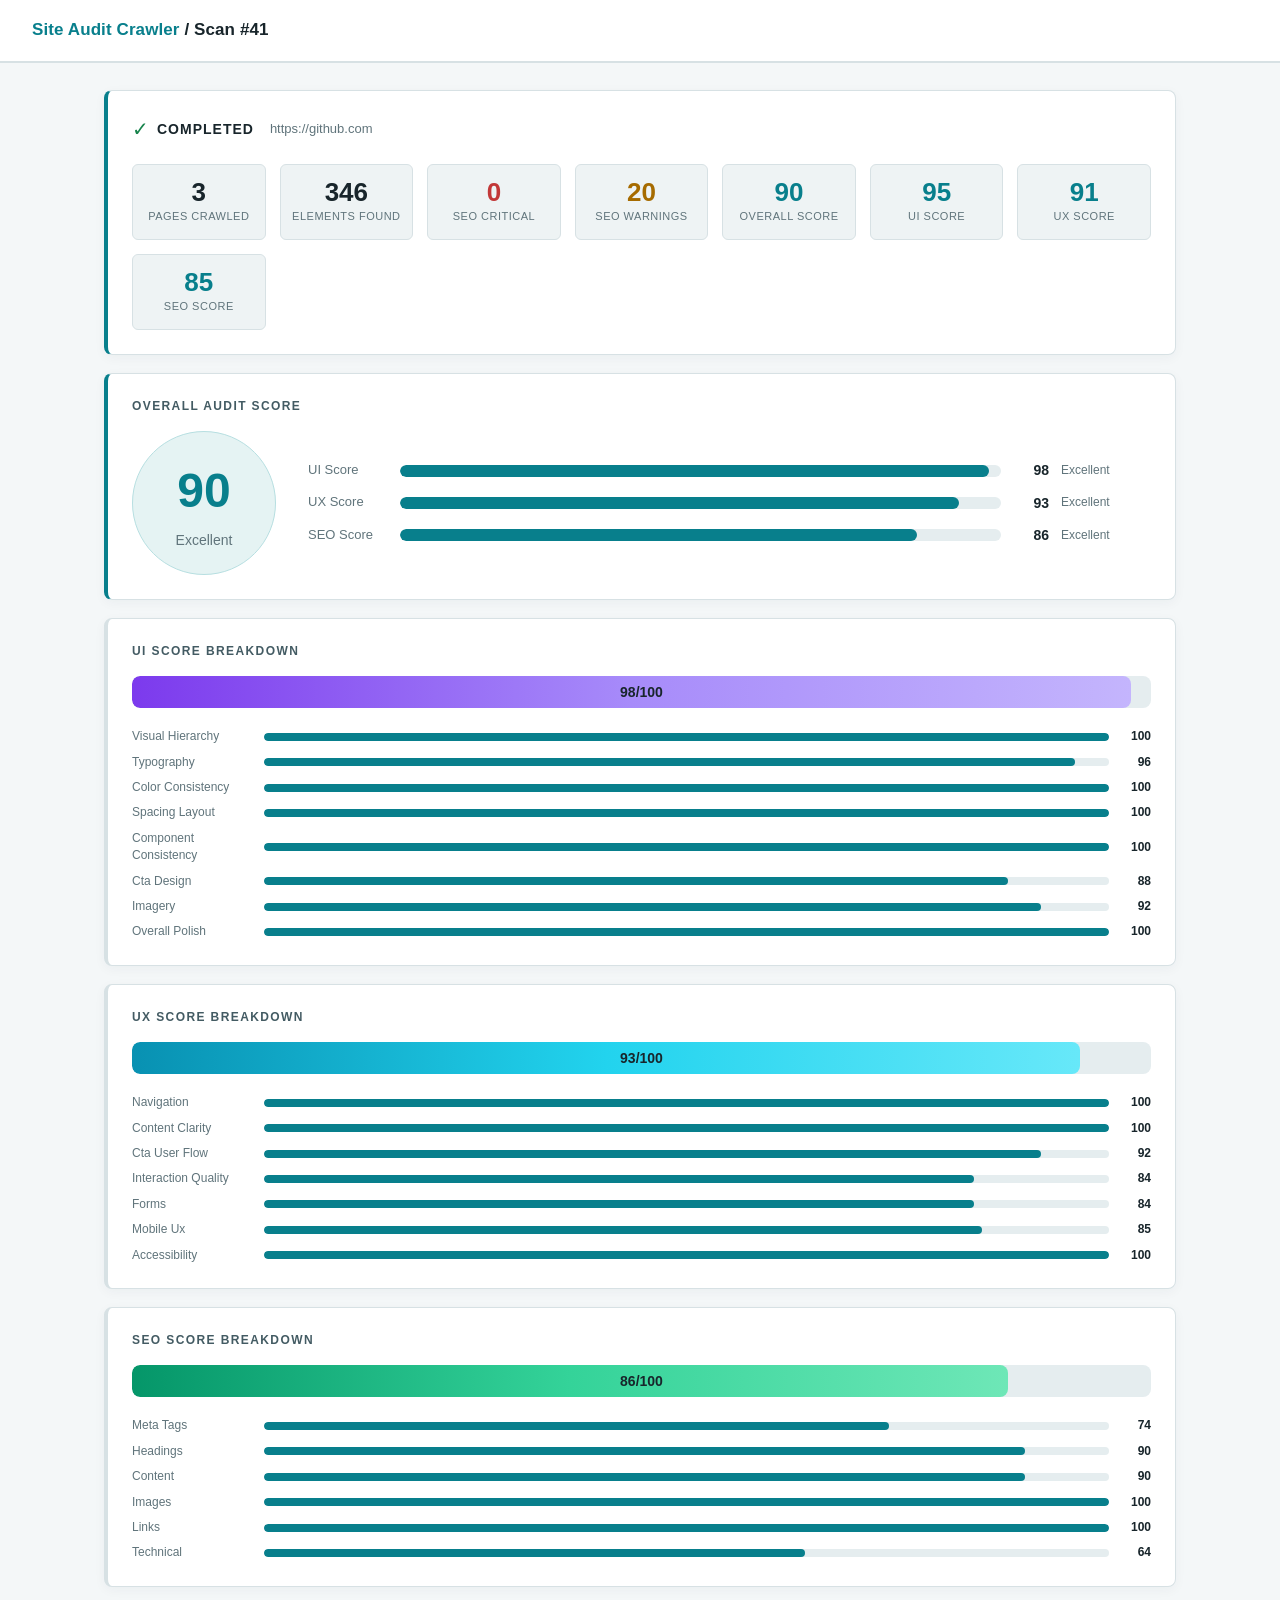
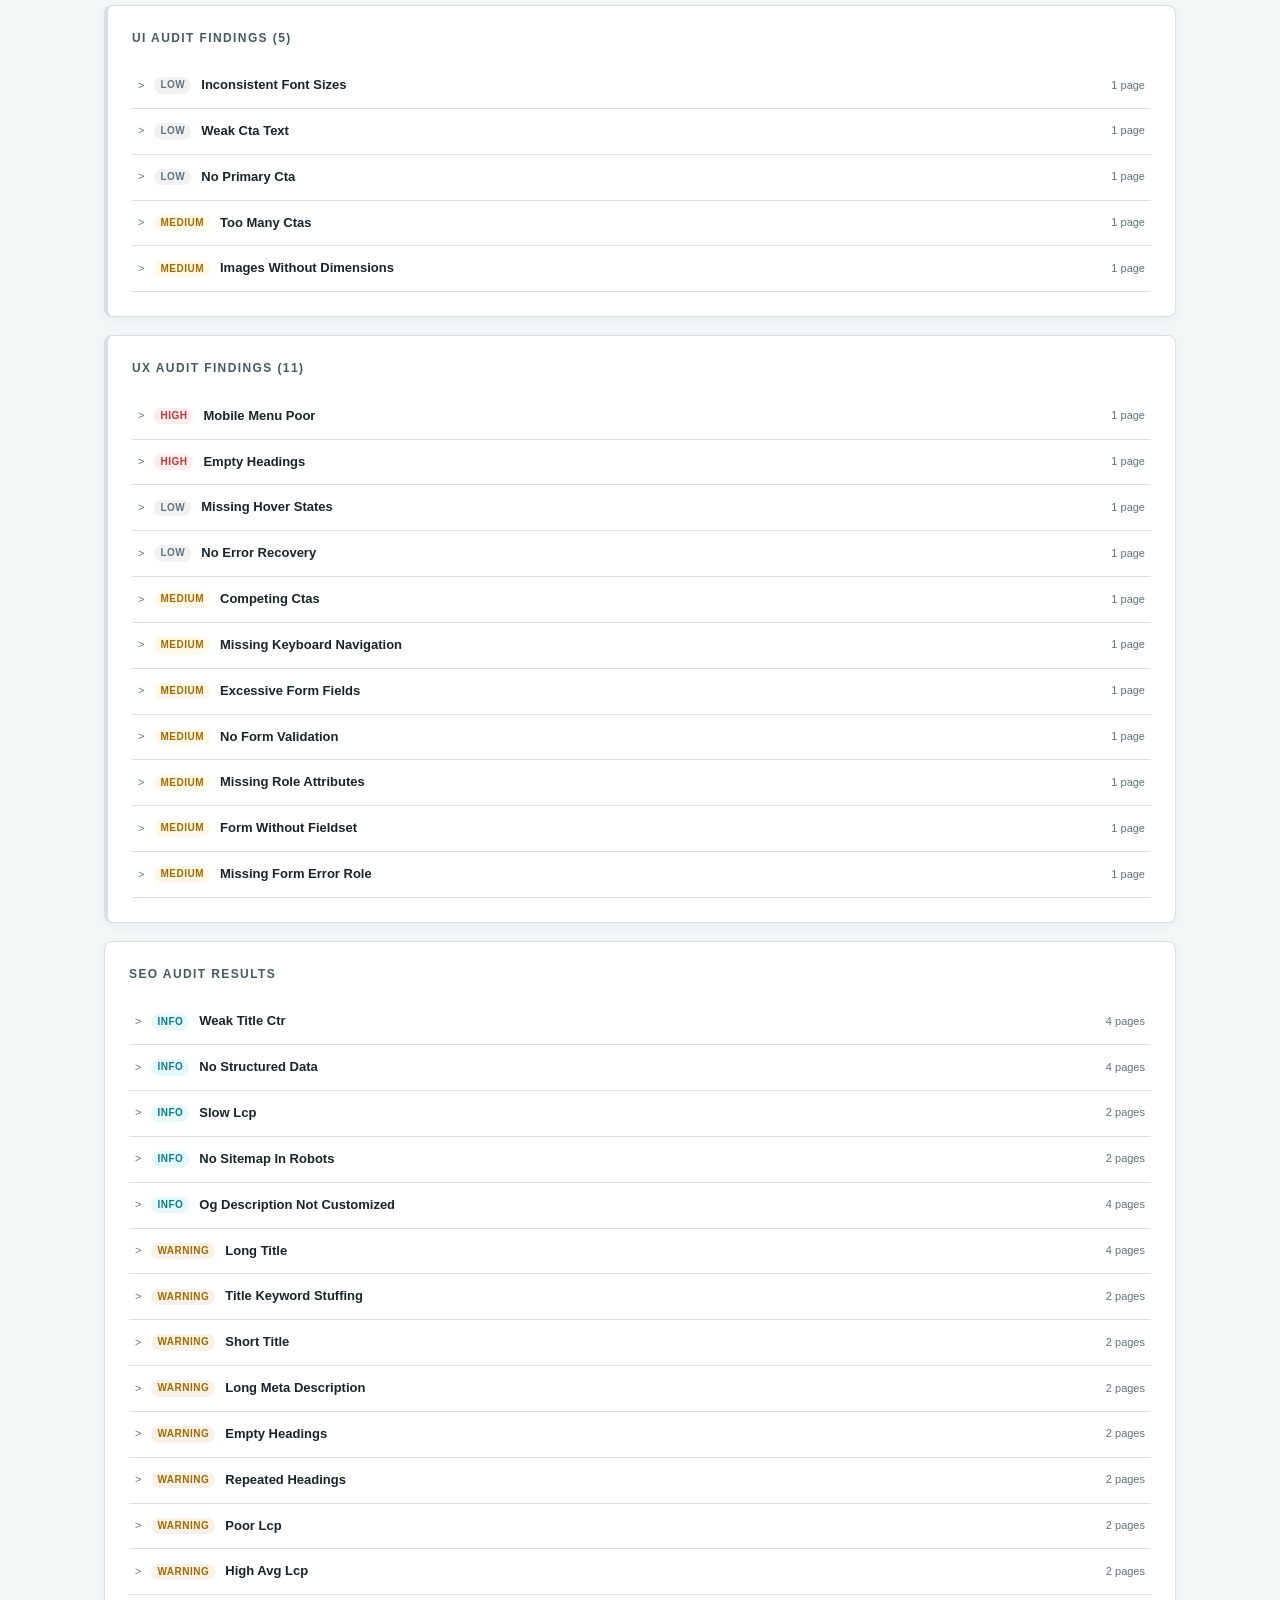
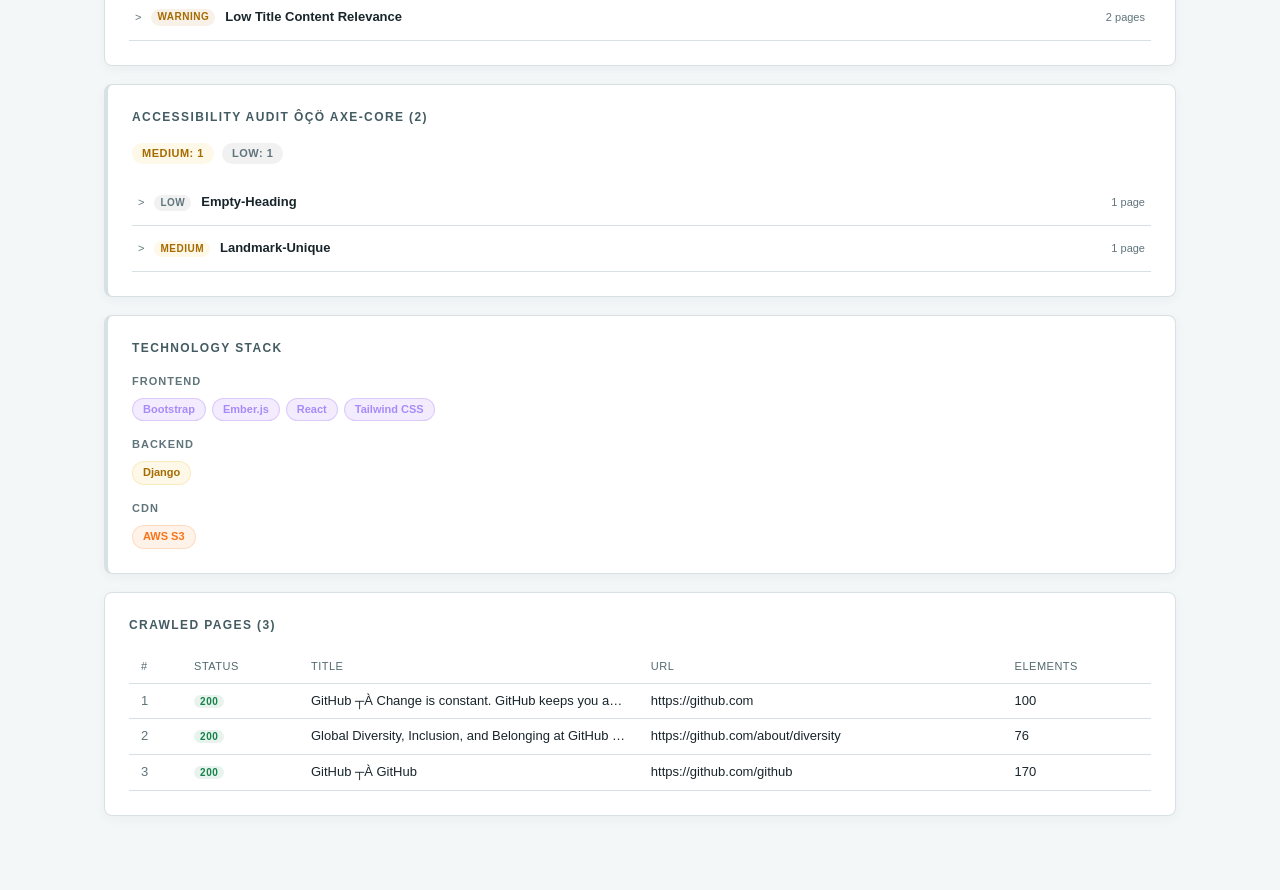
<file: test_output.html>
﻿<!DOCTYPE html>
<html lang="en">
<head>
  <meta charset="UTF-8">
  <meta name="viewport" content="width=device-width, initial-scale=1.0">
  <title>Scan #41 ÔÇö https://github.com</title>
  <link rel="stylesheet" href="/static/style.css">
</head>
<body>
  <div class="header">
    <h1><a href="/">Site Audit Crawler</a> / Scan #41</h1>
  </div>
  <div class="container">

    <!-- STATUS BOX -->
    <div class="card status-card">
      <div class="status-row">
        <div class="status-big">
          
          <span class="status-icon status-ok">&#10003;</span>
          
          <span class="status-label">COMPLETED</span>
        </div>
        <div class="status-url">https://github.com</div>
      </div>
      <div class="stats-grid">
        <div class="stat">
          <div class="stat-num" id="stat-pages">3</div>
          <div class="stat-label">Pages Crawled</div>
        </div>
        <div class="stat">
          <div class="stat-num" id="stat-elements">346</div>
          <div class="stat-label">Elements Found</div>
        </div>
        
        <div class="stat">
          <div class="stat-num stat-critical">0</div>
          <div class="stat-label">SEO Critical</div>
        </div>
        <div class="stat">
          <div class="stat-num stat-warning">20</div>
          <div class="stat-label">SEO Warnings</div>
        </div>
        
        
        <div class="stat stat-score-overall">
          <div class="stat-num stat-overall">90</div>
          <div class="stat-label">Overall Score</div>
        </div>
        <div class="stat stat-score-ui">
          <div class="stat-num stat-ui">95</div>
          <div class="stat-label">UI Score</div>
        </div>
        <div class="stat stat-score-ux">
          <div class="stat-num stat-ux">91</div>
          <div class="stat-label">UX Score</div>
        </div>
        <div class="stat stat-score-seo">
          <div class="stat-num stat-seo">85</div>
          <div class="stat-label">SEO Score</div>
        </div>
        
      </div>
      
    </div>

    <!-- LIVE PROGRESS (only during running) -->
    

    <!-- OVERALL SCORE (after completed) -->
    
    <div class="card overall-score-card">
      <h2>Overall Audit Score</h2>
      <div class="overall-score-row">
        <div class="overall-score-circle">
          <span class="overall-score-num">90</span>
          <span class="overall-score-grade">Excellent</span>
        </div>
        <div class="overall-breakdown">
          <div class="breakdown-row">
            <span class="breakdown-label">UI Score</span>
            <div class="breakdown-bar-bg"><div class="breakdown-bar bar-ui" style="width:98%"></div></div>
            <span class="breakdown-val">98</span>
            <span class="breakdown-grade">Excellent</span>
          </div>
          <div class="breakdown-row">
            <span class="breakdown-label">UX Score</span>
            <div class="breakdown-bar-bg"><div class="breakdown-bar bar-ux" style="width:93%"></div></div>
            <span class="breakdown-val">93</span>
            <span class="breakdown-grade">Excellent</span>
          </div>
          <div class="breakdown-row">
            <span class="breakdown-label">SEO Score</span>
            <div class="breakdown-bar-bg"><div class="breakdown-bar bar-seo" style="width:86%"></div></div>
            <span class="breakdown-val">86</span>
            <span class="breakdown-grade">Excellent</span>
          </div>
        </div>
      </div>
    </div>
    

    <!-- UI SCORE BREAKDOWN -->
    
    <div class="card ui-score-card">
      <h2>UI Score Breakdown</h2>
      <div class="ux-score-bar-container">
        <div class="ux-score-bar bar-ui-bg" style="width:98%"></div>
        <span class="ux-score-text">98/100</span>
      </div>
      <div class="ux-category-scores">
        
        <div class="ux-cat-row">
          <span class="ux-cat-name">Visual Hierarchy</span>
          <div class="ux-cat-bar-bg"><div class="ux-cat-bar bar-ui" style="width:100%"></div></div>
          <span class="ux-cat-score">100</span>
        </div>
        
        <div class="ux-cat-row">
          <span class="ux-cat-name">Typography</span>
          <div class="ux-cat-bar-bg"><div class="ux-cat-bar bar-ui" style="width:96%"></div></div>
          <span class="ux-cat-score">96</span>
        </div>
        
        <div class="ux-cat-row">
          <span class="ux-cat-name">Color Consistency</span>
          <div class="ux-cat-bar-bg"><div class="ux-cat-bar bar-ui" style="width:100%"></div></div>
          <span class="ux-cat-score">100</span>
        </div>
        
        <div class="ux-cat-row">
          <span class="ux-cat-name">Spacing Layout</span>
          <div class="ux-cat-bar-bg"><div class="ux-cat-bar bar-ui" style="width:100%"></div></div>
          <span class="ux-cat-score">100</span>
        </div>
        
        <div class="ux-cat-row">
          <span class="ux-cat-name">Component Consistency</span>
          <div class="ux-cat-bar-bg"><div class="ux-cat-bar bar-ui" style="width:100%"></div></div>
          <span class="ux-cat-score">100</span>
        </div>
        
        <div class="ux-cat-row">
          <span class="ux-cat-name">Cta Design</span>
          <div class="ux-cat-bar-bg"><div class="ux-cat-bar bar-ui" style="width:88%"></div></div>
          <span class="ux-cat-score">88</span>
        </div>
        
        <div class="ux-cat-row">
          <span class="ux-cat-name">Imagery</span>
          <div class="ux-cat-bar-bg"><div class="ux-cat-bar bar-ui" style="width:92%"></div></div>
          <span class="ux-cat-score">92</span>
        </div>
        
        <div class="ux-cat-row">
          <span class="ux-cat-name">Overall Polish</span>
          <div class="ux-cat-bar-bg"><div class="ux-cat-bar bar-ui" style="width:100%"></div></div>
          <span class="ux-cat-score">100</span>
        </div>
        
      </div>
    </div>
    

    <!-- UX SCORE BREAKDOWN -->
    
    <div class="card ux-score-card">
      <h2>UX Score Breakdown</h2>
      <div class="ux-score-bar-container">
        <div class="ux-score-bar bar-ux-bg" style="width:93%"></div>
        <span class="ux-score-text">93/100</span>
      </div>
      <div class="ux-category-scores">
        
        <div class="ux-cat-row">
          <span class="ux-cat-name">Navigation</span>
          <div class="ux-cat-bar-bg"><div class="ux-cat-bar bar-ux" style="width:100%"></div></div>
          <span class="ux-cat-score">100</span>
        </div>
        
        <div class="ux-cat-row">
          <span class="ux-cat-name">Content Clarity</span>
          <div class="ux-cat-bar-bg"><div class="ux-cat-bar bar-ux" style="width:100%"></div></div>
          <span class="ux-cat-score">100</span>
        </div>
        
        <div class="ux-cat-row">
          <span class="ux-cat-name">Cta User Flow</span>
          <div class="ux-cat-bar-bg"><div class="ux-cat-bar bar-ux" style="width:92%"></div></div>
          <span class="ux-cat-score">92</span>
        </div>
        
        <div class="ux-cat-row">
          <span class="ux-cat-name">Interaction Quality</span>
          <div class="ux-cat-bar-bg"><div class="ux-cat-bar bar-ux" style="width:84%"></div></div>
          <span class="ux-cat-score">84</span>
        </div>
        
        <div class="ux-cat-row">
          <span class="ux-cat-name">Forms</span>
          <div class="ux-cat-bar-bg"><div class="ux-cat-bar bar-ux" style="width:84%"></div></div>
          <span class="ux-cat-score">84</span>
        </div>
        
        <div class="ux-cat-row">
          <span class="ux-cat-name">Mobile Ux</span>
          <div class="ux-cat-bar-bg"><div class="ux-cat-bar bar-ux" style="width:85%"></div></div>
          <span class="ux-cat-score">85</span>
        </div>
        
        <div class="ux-cat-row">
          <span class="ux-cat-name">Accessibility</span>
          <div class="ux-cat-bar-bg"><div class="ux-cat-bar bar-ux" style="width:100%"></div></div>
          <span class="ux-cat-score">100</span>
        </div>
        
      </div>
    </div>
    

    <!-- SEO SCORE BREAKDOWN -->
    
    <div class="card seo-score-card">
      <h2>SEO Score Breakdown</h2>
      <div class="ux-score-bar-container">
        <div class="ux-score-bar bar-seo-bg" style="width:86%"></div>
        <span class="ux-score-text">86/100</span>
      </div>
      <div class="ux-category-scores">
        
        <div class="ux-cat-row">
          <span class="ux-cat-name">Meta Tags</span>
          <div class="ux-cat-bar-bg"><div class="ux-cat-bar bar-seo" style="width:74%"></div></div>
          <span class="ux-cat-score">74</span>
        </div>
        
        <div class="ux-cat-row">
          <span class="ux-cat-name">Headings</span>
          <div class="ux-cat-bar-bg"><div class="ux-cat-bar bar-seo" style="width:90%"></div></div>
          <span class="ux-cat-score">90</span>
        </div>
        
        <div class="ux-cat-row">
          <span class="ux-cat-name">Content</span>
          <div class="ux-cat-bar-bg"><div class="ux-cat-bar bar-seo" style="width:90%"></div></div>
          <span class="ux-cat-score">90</span>
        </div>
        
        <div class="ux-cat-row">
          <span class="ux-cat-name">Images</span>
          <div class="ux-cat-bar-bg"><div class="ux-cat-bar bar-seo" style="width:100%"></div></div>
          <span class="ux-cat-score">100</span>
        </div>
        
        <div class="ux-cat-row">
          <span class="ux-cat-name">Links</span>
          <div class="ux-cat-bar-bg"><div class="ux-cat-bar bar-seo" style="width:100%"></div></div>
          <span class="ux-cat-score">100</span>
        </div>
        
        <div class="ux-cat-row">
          <span class="ux-cat-name">Technical</span>
          <div class="ux-cat-bar-bg"><div class="ux-cat-bar bar-seo" style="width:64%"></div></div>
          <span class="ux-cat-score">64</span>
        </div>
        
      </div>
    </div>
    

    <!-- UI FINDINGS -->
    
    <div class="card ui-findings-card">
      <h2>UI Audit Findings (5)</h2>
      
      <details class="finding-row">
        <summary>
          <span class="badge badge-severity badge-low">low</span>
          <span class="finding-name">Inconsistent Font Sizes</span>
          <span class="finding-count">1 page</span>
        </summary>
        <div class="finding-body">
          
          <div class="recommendation-box">Use a consistent type scale (e.g., 12/14/16/20/24/32px) for visual harmony</div>
          
          <table>
            <thead><tr><th>Page</th><th>Details</th></tr></thead>
            <tbody>
              
              <tr>
                <td class="finding-page">//github.com</td>
                <td>Inconsistent Font Sizes (18 different sizes)</td>
              </tr>
              
            </tbody>
          </table>
        </div>
      </details>
      
      <details class="finding-row">
        <summary>
          <span class="badge badge-severity badge-low">low</span>
          <span class="finding-name">Weak Cta Text</span>
          <span class="finding-count">1 page</span>
        </summary>
        <div class="finding-body">
          
          <div class="recommendation-box">Use action-oriented, specific CTA text (e.g., &#39;Start Free Trial&#39; instead of &#39;Click Here&#39;)</div>
          
          <table>
            <thead><tr><th>Page</th><th>Details</th></tr></thead>
            <tbody>
              
              <tr>
                <td class="finding-page">//github.com</td>
                <td>Weak CTA Text (7 generic CTAs)</td>
              </tr>
              
            </tbody>
          </table>
        </div>
      </details>
      
      <details class="finding-row">
        <summary>
          <span class="badge badge-severity badge-low">low</span>
          <span class="finding-name">No Primary Cta</span>
          <span class="finding-count">1 page</span>
        </summary>
        <div class="finding-body">
          
          <div class="recommendation-box">Designate one primary CTA with contrasting style, larger size, or prominent position</div>
          
          <table>
            <thead><tr><th>Page</th><th>Details</th></tr></thead>
            <tbody>
              
              <tr>
                <td class="finding-page">//github.com/github</td>
                <td>No Visually Prominent CTA (49 equal-looking CTAs)</td>
              </tr>
              
            </tbody>
          </table>
        </div>
      </details>
      
      <details class="finding-row">
        <summary>
          <span class="badge badge-severity badge-medium">medium</span>
          <span class="finding-name">Too Many Ctas</span>
          <span class="finding-count">1 page</span>
        </summary>
        <div class="finding-body">
          
          <div class="recommendation-box">Reduce to 5-7 primary CTAs and hierarchy them by importance</div>
          
          <table>
            <thead><tr><th>Page</th><th>Details</th></tr></thead>
            <tbody>
              
              <tr>
                <td class="finding-page">//github.com</td>
                <td>Too Many CTAs for neutral page (22 CTAs, limit ~10)</td>
              </tr>
              
            </tbody>
          </table>
        </div>
      </details>
      
      <details class="finding-row">
        <summary>
          <span class="badge badge-severity badge-medium">medium</span>
          <span class="finding-name">Images Without Dimensions</span>
          <span class="finding-count">1 page</span>
        </summary>
        <div class="finding-body">
          
          <div class="recommendation-box">Add width/height attributes, CSS aspect-ratio, or srcset to prevent layout shift (CLS)</div>
          
          <table>
            <thead><tr><th>Page</th><th>Details</th></tr></thead>
            <tbody>
              
              <tr>
                <td class="finding-page">//github.com</td>
                <td>Images Without Dimensions (19/24 without HTML/CSS/srcset)</td>
              </tr>
              
            </tbody>
          </table>
        </div>
      </details>
      
    </div>
    

    <!-- UX FINDINGS -->
    
    <div class="card ux-findings-card">
      <h2>UX Audit Findings (11)</h2>
      
      <details class="finding-row">
        <summary>
          <span class="badge badge-severity badge-high">high</span>
          <span class="finding-name">Mobile Menu Poor</span>
          <span class="finding-count">1 page</span>
        </summary>
        <div class="finding-body">
          
          <div class="recommendation-box">Add a proper mobile menu container (drawer, slide-out, or dropdown) linked to the hamburger button</div>
          
          <table>
            <thead><tr><th>Page</th><th>Details</th></tr></thead>
            <tbody>
              
              <tr>
                <td class="finding-page">//github.com</td>
                <td>Mobile Menu Poor (hamburger found, no mobile menu container)</td>
              </tr>
              
            </tbody>
          </table>
        </div>
      </details>
      
      <details class="finding-row">
        <summary>
          <span class="badge badge-severity badge-high">high</span>
          <span class="finding-name">Empty Headings</span>
          <span class="finding-count">1 page</span>
        </summary>
        <div class="finding-body">
          
          <div class="recommendation-box">Ensure all headings contain meaningful text or have aria-label for screen readers</div>
          
          <table>
            <thead><tr><th>Page</th><th>Details</th></tr></thead>
            <tbody>
              
              <tr>
                <td class="finding-page">//github.com/about/diversity</td>
                <td>Empty Headings (5 empty heading elements)</td>
              </tr>
              
            </tbody>
          </table>
        </div>
      </details>
      
      <details class="finding-row">
        <summary>
          <span class="badge badge-severity badge-low">low</span>
          <span class="finding-name">Missing Hover States</span>
          <span class="finding-count">1 page</span>
        </summary>
        <div class="finding-body">
          
          <div class="recommendation-box">Add :hover styles (color change, underline, background) to provide mouse interaction feedback</div>
          
          <table>
            <thead><tr><th>Page</th><th>Details</th></tr></thead>
            <tbody>
              
              <tr>
                <td class="finding-page">//github.com</td>
                <td>Missing</td>
              </tr>
              
            </tbody>
          </table>
        </div>
      </details>
      
      <details class="finding-row">
        <summary>
          <span class="badge badge-severity badge-low">low</span>
          <span class="finding-name">No Error Recovery</span>
          <span class="finding-count">1 page</span>
        </summary>
        <div class="finding-body">
          
          <div class="recommendation-box">Add reset/cancel buttons to complex forms to allow users to recover from mistakes</div>
          
          <table>
            <thead><tr><th>Page</th><th>Details</th></tr></thead>
            <tbody>
              
              <tr>
                <td class="finding-page">//github.com/github</td>
                <td>No Error Recovery (44 field form without reset/cancel)</td>
              </tr>
              
            </tbody>
          </table>
        </div>
      </details>
      
      <details class="finding-row">
        <summary>
          <span class="badge badge-severity badge-medium">medium</span>
          <span class="finding-name">Competing Ctas</span>
          <span class="finding-count">1 page</span>
        </summary>
        <div class="finding-body">
          
          <div class="recommendation-box">Designate 1-2 primary CTAs with contrasting style; de-emphasize secondary CTAs</div>
          
          <table>
            <thead><tr><th>Page</th><th>Details</th></tr></thead>
            <tbody>
              
              <tr>
                <td class="finding-page">//github.com</td>
                <td>No CTA Hierarchy (22 CTAs, 0 primary-styled)</td>
              </tr>
              
            </tbody>
          </table>
        </div>
      </details>
      
      <details class="finding-row">
        <summary>
          <span class="badge badge-severity badge-medium">medium</span>
          <span class="finding-name">Missing Keyboard Navigation</span>
          <span class="finding-count">1 page</span>
        </summary>
        <div class="finding-body">
          
          <div class="recommendation-box">Add tabindex=&#34;0&#34; to custom interactive elements (div/span) to enable keyboard navigation</div>
          
          <table>
            <thead><tr><th>Page</th><th>Details</th></tr></thead>
            <tbody>
              
              <tr>
                <td class="finding-page">//github.com</td>
                <td>Missing Keyboard Navigation (234 custom elements)</td>
              </tr>
              
            </tbody>
          </table>
        </div>
      </details>
      
      <details class="finding-row">
        <summary>
          <span class="badge badge-severity badge-medium">medium</span>
          <span class="finding-name">Excessive Form Fields</span>
          <span class="finding-count">1 page</span>
        </summary>
        <div class="finding-body">
          
          <div class="recommendation-box">Reduce form fields to essential information only; use multi-step forms for complex flows</div>
          
          <table>
            <thead><tr><th>Page</th><th>Details</th></tr></thead>
            <tbody>
              
              <tr>
                <td class="finding-page">//github.com/github</td>
                <td>Excessive Form Fields (44 fields in one form)</td>
              </tr>
              
            </tbody>
          </table>
        </div>
      </details>
      
      <details class="finding-row">
        <summary>
          <span class="badge badge-severity badge-medium">medium</span>
          <span class="finding-name">No Form Validation</span>
          <span class="finding-count">1 page</span>
        </summary>
        <div class="finding-body">
          
          <div class="recommendation-box">Add required, pattern, or type validation to form inputs to catch errors before submission</div>
          
          <table>
            <thead><tr><th>Page</th><th>Details</th></tr></thead>
            <tbody>
              
              <tr>
                <td class="finding-page">//github.com/github</td>
                <td>No Form Validation (44/44 fields unvalidated)</td>
              </tr>
              
            </tbody>
          </table>
        </div>
      </details>
      
      <details class="finding-row">
        <summary>
          <span class="badge badge-severity badge-medium">medium</span>
          <span class="finding-name">Missing Role Attributes</span>
          <span class="finding-count">1 page</span>
        </summary>
        <div class="finding-body">
          
          <div class="recommendation-box">Add role=&#34;button&#34; or role=&#34;link&#34; and tabindex=&#34;0&#34; to custom interactive elements</div>
          
          <table>
            <thead><tr><th>Page</th><th>Details</th></tr></thead>
            <tbody>
              
              <tr>
                <td class="finding-page">//github.com</td>
                <td>Missing Role Attributes (230 custom elements)</td>
              </tr>
              
            </tbody>
          </table>
        </div>
      </details>
      
      <details class="finding-row">
        <summary>
          <span class="badge badge-severity badge-medium">medium</span>
          <span class="finding-name">Form Without Fieldset</span>
          <span class="finding-count">1 page</span>
        </summary>
        <div class="finding-body">
          
          <div class="recommendation-box">Group related radio buttons and checkboxes within &lt;fieldset&gt; with a &lt;legend&gt;</div>
          
          <table>
            <thead><tr><th>Page</th><th>Details</th></tr></thead>
            <tbody>
              
              <tr>
                <td class="finding-page">//github.com/github</td>
                <td>Form Without Fieldset (43 radio/checkbox inputs)</td>
              </tr>
              
            </tbody>
          </table>
        </div>
      </details>
      
      <details class="finding-row">
        <summary>
          <span class="badge badge-severity badge-medium">medium</span>
          <span class="finding-name">Missing Form Error Role</span>
          <span class="finding-count">1 page</span>
        </summary>
        <div class="finding-body">
          
          <div class="recommendation-box">Add aria-describedby pointing to error message elements and aria-invalid for invalid states</div>
          
          <table>
            <thead><tr><th>Page</th><th>Details</th></tr></thead>
            <tbody>
              
              <tr>
                <td class="finding-page">//github.com/github</td>
                <td>Missing Form Error Role (44 inputs lack error handling)</td>
              </tr>
              
            </tbody>
          </table>
        </div>
      </details>
      
    </div>
    

    <!-- ACCESSIBILITY FINDINGS -->
    

    <!-- SEO FINDINGS (existing) -->
    
    <div class="card">
      <h2>SEO Audit Results</h2>
      
      
      <details class="finding-row">
        <summary>
          <span class="badge badge-severity badge-info">info</span>
          <span class="finding-name">Weak Title Ctr</span>
          
          <span class="finding-count">4 pages</span>
          
        </summary>
        <div class="finding-body">
          <div class="recommendation-box"></div>
          
          <table>
            <thead><tr><th>Page</th><th>Details</th></tr></thead>
            <tbody>
              
              <tr>
                <td class="finding-page">//github.com</td>
                <td>Title lacks CTR signals (no power words/numbers/brand)</td>
              </tr>
              
              <tr>
                <td class="finding-page">//github.com/about/diversity</td>
                <td>Title lacks CTR signals (no power words/numbers/brand)</td>
              </tr>
              
              <tr>
                <td class="finding-page">//github.com</td>
                <td>Title lacks CTR signals (no power words/numbers/brand)</td>
              </tr>
              
              <tr>
                <td class="finding-page">//github.com/about/diversity</td>
                <td>Title lacks CTR signals (no power words/numbers/brand)</td>
              </tr>
              
            </tbody>
          </table>
        </div>
      </details>
      
      
      <details class="finding-row">
        <summary>
          <span class="badge badge-severity badge-info">info</span>
          <span class="finding-name">No Structured Data</span>
          
          <span class="finding-count">4 pages</span>
          
        </summary>
        <div class="finding-body">
          <div class="recommendation-box">Add JSON-LD structured data to enable rich snippets in search results (star ratings, FAQs, product info). Use schema.org vocabulary.</div>
          
          <table>
            <thead><tr><th>Page</th><th>Details</th></tr></thead>
            <tbody>
              
              <tr>
                <td class="finding-page">//github.com</td>
                <td>No Organization, WebSite schema for homepage page</td>
              </tr>
              
              <tr>
                <td class="finding-page">//github.com/about/diversity</td>
                <td>No Organization, AboutPage schema for about page</td>
              </tr>
              
              <tr>
                <td class="finding-page">//github.com</td>
                <td>No Organization, WebSite schema for homepage page</td>
              </tr>
              
              <tr>
                <td class="finding-page">//github.com/about/diversity</td>
                <td>No Organization, AboutPage schema for about page</td>
              </tr>
              
            </tbody>
          </table>
        </div>
      </details>
      
      
      <details class="finding-row">
        <summary>
          <span class="badge badge-severity badge-info">info</span>
          <span class="finding-name">Slow Lcp</span>
          
          <span class="finding-count">2 pages</span>
          
        </summary>
        <div class="finding-body">
          <div class="recommendation-box"></div>
          
          <table>
            <thead><tr><th>Page</th><th>Details</th></tr></thead>
            <tbody>
              
              <tr>
                <td class="finding-page">//github.com/github=3500ms</td>
                <td>LCP needs improvement on 2 pages (2500-4000ms)</td>
              </tr>
              
              <tr>
                <td class="finding-page">//github.com/github=3500ms</td>
                <td>LCP needs improvement on 2 pages (2500-4000ms)</td>
              </tr>
              
            </tbody>
          </table>
        </div>
      </details>
      
      
      <details class="finding-row">
        <summary>
          <span class="badge badge-severity badge-info">info</span>
          <span class="finding-name">No Sitemap In Robots</span>
          
          <span class="finding-count">2 pages</span>
          
        </summary>
        <div class="finding-body">
          <div class="recommendation-box"></div>
          
          <table>
            <thead><tr><th>Page</th><th>Details</th></tr></thead>
            <tbody>
              
              <tr>
                <td class="finding-page">//github.com</td>
                <td>robots.txt exists but no Sitemap directive declared</td>
              </tr>
              
              <tr>
                <td class="finding-page">//github.com</td>
                <td>robots.txt exists but no Sitemap directive declared</td>
              </tr>
              
            </tbody>
          </table>
        </div>
      </details>
      
      
      <details class="finding-row">
        <summary>
          <span class="badge badge-severity badge-info">info</span>
          <span class="finding-name">Og Description Not Customized</span>
          
          <span class="finding-count">4 pages</span>
          
        </summary>
        <div class="finding-body">
          <div class="recommendation-box"></div>
          
          <table>
            <thead><tr><th>Page</th><th>Details</th></tr></thead>
            <tbody>
              
              <tr>
                <td class="finding-page">//github.com</td>
                <td>OG description matches meta description exactly (consider customizing)</td>
              </tr>
              
              <tr>
                <td class="finding-page">//github.com/github</td>
                <td>OG description matches meta description exactly (consider customizing)</td>
              </tr>
              
              <tr>
                <td class="finding-page">//github.com</td>
                <td>OG description matches meta description exactly (consider customizing)</td>
              </tr>
              
              <tr>
                <td class="finding-page">//github.com/github</td>
                <td>OG description matches meta description exactly (consider customizing)</td>
              </tr>
              
            </tbody>
          </table>
        </div>
      </details>
      
      
      <details class="finding-row">
        <summary>
          <span class="badge badge-severity badge-warning">warning</span>
          <span class="finding-name">Long Title</span>
          
          <span class="finding-count">4 pages</span>
          
        </summary>
        <div class="finding-body">
          <div class="recommendation-box">Title exceeds 60 characters and will be truncated in search results. Shorten it to under 60 characters while keeping the primary keyword near the start.</div>
          
          <table>
            <thead><tr><th>Page</th><th>Details</th></tr></thead>
            <tbody>
              
              <tr>
                <td class="finding-page">//github.com</td>
                <td>Title may truncate in SERPs (61 chars)</td>
              </tr>
              
              <tr>
                <td class="finding-page">//github.com/about/diversity</td>
                <td>Title may truncate in SERPs (61 chars)</td>
              </tr>
              
              <tr>
                <td class="finding-page">//github.com</td>
                <td>Title may truncate in SERPs (61 chars)</td>
              </tr>
              
              <tr>
                <td class="finding-page">//github.com/about/diversity</td>
                <td>Title may truncate in SERPs (61 chars)</td>
              </tr>
              
            </tbody>
          </table>
        </div>
      </details>
      
      
      <details class="finding-row">
        <summary>
          <span class="badge badge-severity badge-warning">warning</span>
          <span class="finding-name">Title Keyword Stuffing</span>
          
          <span class="finding-count">2 pages</span>
          
        </summary>
        <div class="finding-body">
          <div class="recommendation-box"></div>
          
          <table>
            <thead><tr><th>Page</th><th>Details</th></tr></thead>
            <tbody>
              
              <tr>
                <td class="finding-page">//github.com</td>
                <td>Title keyword stuffing (github repeated 3+├ù)</td>
              </tr>
              
              <tr>
                <td class="finding-page">//github.com</td>
                <td>Title keyword stuffing (github repeated 3+├ù)</td>
              </tr>
              
            </tbody>
          </table>
        </div>
      </details>
      
      
      <details class="finding-row">
        <summary>
          <span class="badge badge-severity badge-warning">warning</span>
          <span class="finding-name">Short Title</span>
          
          <span class="finding-count">2 pages</span>
          
        </summary>
        <div class="finding-body">
          <div class="recommendation-box">Title is under 30 characters. Expand it to 30-60 characters with relevant keywords to improve click-through from search results.</div>
          
          <table>
            <thead><tr><th>Page</th><th>Details</th></tr></thead>
            <tbody>
              
              <tr>
                <td class="finding-page">//github.com/github</td>
                <td>Title too short (15 chars)</td>
              </tr>
              
              <tr>
                <td class="finding-page">//github.com/github</td>
                <td>Title too short (15 chars)</td>
              </tr>
              
            </tbody>
          </table>
        </div>
      </details>
      
      
      <details class="finding-row">
        <summary>
          <span class="badge badge-severity badge-warning">warning</span>
          <span class="finding-name">Long Meta Description</span>
          
          <span class="finding-count">2 pages</span>
          
        </summary>
        <div class="finding-body">
          <div class="recommendation-box">Meta description exceeds 160 characters and will be truncated. Shorten to under 160 characters, placing the most important information first.</div>
          
          <table>
            <thead><tr><th>Page</th><th>Details</th></tr></thead>
            <tbody>
              
              <tr>
                <td class="finding-page">//github.com</td>
                <td>Meta description may truncate (186 chars)</td>
              </tr>
              
              <tr>
                <td class="finding-page">//github.com</td>
                <td>Meta description may truncate (186 chars)</td>
              </tr>
              
            </tbody>
          </table>
        </div>
      </details>
      
      
      <details class="finding-row">
        <summary>
          <span class="badge badge-severity badge-warning">warning</span>
          <span class="finding-name">Empty Headings</span>
          
          <span class="finding-count">2 pages</span>
          
        </summary>
        <div class="finding-body">
          <div class="recommendation-box"></div>
          
          <table>
            <thead><tr><th>Page</th><th>Details</th></tr></thead>
            <tbody>
              
              <tr>
                <td class="finding-page">//github.com/about/diversity</td>
                <td>Empty headings (5)</td>
              </tr>
              
              <tr>
                <td class="finding-page">//github.com/about/diversity</td>
                <td>Empty headings (5)</td>
              </tr>
              
            </tbody>
          </table>
        </div>
      </details>
      
      
      <details class="finding-row">
        <summary>
          <span class="badge badge-severity badge-warning">warning</span>
          <span class="finding-name">Repeated Headings</span>
          
          <span class="finding-count">2 pages</span>
          
        </summary>
        <div class="finding-body">
          <div class="recommendation-box"></div>
          
          <table>
            <thead><tr><th>Page</th><th>Details</th></tr></thead>
            <tbody>
              
              <tr>
                <td class="finding-page">//github.com/github</td>
                <td>Heading repeated 5├ù (&#34;uh oh!&#34;)</td>
              </tr>
              
              <tr>
                <td class="finding-page">//github.com/github</td>
                <td>Heading repeated 5├ù (&#34;uh oh!&#34;)</td>
              </tr>
              
            </tbody>
          </table>
        </div>
      </details>
      
      
      <details class="finding-row">
        <summary>
          <span class="badge badge-severity badge-warning">warning</span>
          <span class="finding-name">Poor Lcp</span>
          
          <span class="finding-count">2 pages</span>
          
        </summary>
        <div class="finding-body">
          <div class="recommendation-box"></div>
          
          <table>
            <thead><tr><th>Page</th><th>Details</th></tr></thead>
            <tbody>
              
              <tr>
                <td class="finding-page">5832ms (H1)</td>
                <td>Poor LCP on 1/3 pages (&gt;4000ms)</td>
              </tr>
              
              <tr>
                <td class="finding-page">5832ms (H1)</td>
                <td>Poor LCP on 1/3 pages (&gt;4000ms)</td>
              </tr>
              
            </tbody>
          </table>
        </div>
      </details>
      
      
      <details class="finding-row">
        <summary>
          <span class="badge badge-severity badge-warning">warning</span>
          <span class="finding-name">High Avg Lcp</span>
          
          <span class="finding-count">2 pages</span>
          
        </summary>
        <div class="finding-body">
          <div class="recommendation-box"></div>
          
          <table>
            <thead><tr><th>Page</th><th>Details</th></tr></thead>
            <tbody>
              
              <tr>
                <td class="finding-page">Average LCP 4012ms across 3 pages (&gt;3000ms)</td>
                <td></td>
              </tr>
              
              <tr>
                <td class="finding-page">Average LCP 4012ms across 3 pages (&gt;3000ms)</td>
                <td></td>
              </tr>
              
            </tbody>
          </table>
        </div>
      </details>
      
      
      <details class="finding-row">
        <summary>
          <span class="badge badge-severity badge-warning">warning</span>
          <span class="finding-name">Low Title Content Relevance</span>
          
          <span class="finding-count">2 pages</span>
          
        </summary>
        <div class="finding-body">
          <div class="recommendation-box"></div>
          
          <table>
            <thead><tr><th>Page</th><th>Details</th></tr></thead>
            <tbody>
              
              <tr>
                <td class="finding-page">title=&#39;GitHub ┬À Change is constant. GitHub keeps you ahea&#39;, top topics=[&#39;github&#39;, &#39;copilot&#39;, &#39;code&#39;]</td>
                <td>Title-content keyword overlap only 12%</td>
              </tr>
              
              <tr>
                <td class="finding-page">title=&#39;GitHub ┬À Change is constant. GitHub keeps you ahea&#39;, top topics=[&#39;github&#39;, &#39;copilot&#39;, &#39;code&#39;]</td>
                <td>Title-content keyword overlap only 12%</td>
              </tr>
              
            </tbody>
          </table>
        </div>
      </details>
      
    </div>
    

    <!-- ACCESSIBILITY (axe-core) FINDINGS -->
    
    <div class="card a11y-axe-card">
      <h2>Accessibility Audit ÔÇö axe-core (2)</h2>
      <div class="a11y-axe-summary">
        
        
        
        
        
        <div class="a11y-axe-badges">
          
          
          <span class="badge badge-medium">Medium: 1</span>
          <span class="badge badge-low">Low: 1</span>
        </div>
        
      </div>
      
      <details class="finding-row">
        <summary>
          <span class="badge badge-severity badge-low">low</span>
          <span class="finding-name">Empty-Heading</span>
          <span class="finding-count">1 page</span>
        </summary>
        <div class="finding-body">
          
          <div class="recommendation-box">Headings should not be empty</div>
          
          <table>
            <thead><tr><th>Details</th></tr></thead>
            <tbody>
              
              <tr><td>Ensure headings have discernible text (5 instances across 1 pages)</td></tr>
              
            </tbody>
          </table>
        </div>
      </details>
      
      <details class="finding-row">
        <summary>
          <span class="badge badge-severity badge-medium">medium</span>
          <span class="finding-name">Landmark-Unique</span>
          <span class="finding-count">1 page</span>
        </summary>
        <div class="finding-body">
          
          <div class="recommendation-box">Landmarks should have a unique role or role/label/title (i.e. accessible name) combination</div>
          
          <table>
            <thead><tr><th>Details</th></tr></thead>
            <tbody>
              
              <tr><td>Ensure landmarks are unique (1 instances across 1 pages)</td></tr>
              
            </tbody>
          </table>
        </div>
      </details>
      
    </div>
    

    <!-- TECHNOLOGY STACK -->
    
    <div class="card techstack-card">
      <h2>Technology Stack</h2>
      <div class="techstack-grid">
        
        
        <div class="techstack-group">
          <h3>Frontend</h3>
          <div class="techstack-tags">
            
            <span class="techstack-tag tag-frontend">Bootstrap</span>
            
            <span class="techstack-tag tag-frontend">Ember.js</span>
            
            <span class="techstack-tag tag-frontend">React</span>
            
            <span class="techstack-tag tag-frontend">Tailwind CSS</span>
            
          </div>
        </div>
        
        
        
        
        
        <div class="techstack-group">
          <h3>Backend</h3>
          <div class="techstack-tags">
            
            <span class="techstack-tag tag-backend">Django</span>
            
          </div>
        </div>
        
        
        
        
        
        <div class="techstack-group">
          <h3>Cdn</h3>
          <div class="techstack-tags">
            
            <span class="techstack-tag tag-cdn">AWS S3</span>
            
          </div>
        </div>
        
        
        
        
        
      </div>
    </div>
    

    <!-- CRAWLED PAGES -->
    
    <div class="card">
      <h2>Crawled Pages (3)</h2>
      
      <table>
        <thead><tr><th>#</th><th>Status</th><th>Title</th><th>URL</th><th>Elements</th></tr></thead>
        <tbody>
          
          <tr>
            <td class="dim">1</td>
            <td>
              <span class="badge badge-small badge-ok">
                200
              </span>
            </td>
            <td class="page-title-cell">GitHub ┬À Change is constant. GitHub keeps you ahead. ┬À GitHub</td>
            <td class="url-cell">https://github.com</td>
            <td>100</td>
          </tr>
          
          <tr>
            <td class="dim">2</td>
            <td>
              <span class="badge badge-small badge-ok">
                200
              </span>
            </td>
            <td class="page-title-cell">Global Diversity, Inclusion, and Belonging at GitHub ┬À GitHub</td>
            <td class="url-cell">https://github.com/about/diversity</td>
            <td>76</td>
          </tr>
          
          <tr>
            <td class="dim">3</td>
            <td>
              <span class="badge badge-small badge-ok">
                200
              </span>
            </td>
            <td class="page-title-cell">GitHub ┬À GitHub</td>
            <td class="url-cell">https://github.com/github</td>
            <td>170</td>
          </tr>
          
        </tbody>
      </table>
      
    </div>
    

  </div>

  

</body>
</html>
</file>
<file: static/style.css>
* { margin: 0; padding: 0; box-sizing: border-box; }
:root {
  --bg: #0a0a0c; --surface: #111115; --surface2: #1a1a20;
  --border: #2a2a32; --text: #e8e8ec; --dim: #6b6b76;
  --accent: #7c3aed; --accentHover: #6d28d9;
  --green: #22c55e; --yellow: #eab308; --red: #ef4444; --cyan: #06b6d4;
}
body { font-family: -apple-system, BlinkMacSystemFont, 'Segoe UI', sans-serif; background: var(--bg); color: var(--text); min-height: 100vh; }
a { color: var(--accent); text-decoration: none; }
a:hover { text-decoration: underline; }

.header { padding: 16px 32px; border-bottom: 1px solid var(--border); }
.header h1 { font-size: 16px; font-weight: 600; }
.header h1 a { color: var(--dim); }
.container { max-width: 900px; margin: 0 auto; padding: 32px 24px; }

.card { background: var(--surface); border: 1px solid var(--border); border-radius: 12px; padding: 24px; margin-bottom: 20px; }
.card h2 { font-size: 12px; text-transform: uppercase; letter-spacing: 2px; color: var(--dim); margin-bottom: 16px; }

/* Form */
.scan-form input[type="url"] { width: 100%; padding: 12px 14px; background: var(--surface2); border: 1px solid var(--border); border-radius: 8px; color: var(--text); font-size: 14px; font-family: inherit; outline: none; margin-bottom: 12px; }
.scan-form input[type="url"]:focus { border-color: var(--accent); }
.form-row { display: flex; gap: 12px; align-items: end; }
.form-row label { font-size: 12px; color: var(--dim); display: flex; flex-direction: column; gap: 4px; }
.form-row input[type="number"] { width: 80px; padding: 8px 10px; background: var(--surface2); border: 1px solid var(--border); border-radius: 6px; color: var(--text); font-size: 13px; font-family: inherit; outline: none; }
.form-row button { padding: 10px 22px; background: var(--accent); color: #fff; border: none; border-radius: 8px; font-size: 13px; font-weight: 600; font-family: inherit; cursor: pointer; }
.form-row button:hover { background: var(--accentHover); }
.form-hint { font-size: 11px; color: var(--dim); margin-top: 8px; }

/* Status card */
.status-card { border-left: 4px solid var(--accent); }
.status-row { display: flex; align-items: center; gap: 16px; margin-bottom: 20px; }
.status-big { display: flex; align-items: center; gap: 8px; }
.status-icon { font-size: 20px; }
.status-ok { color: var(--green); }
.status-run { color: var(--yellow); }
.status-err { color: var(--red); }
.status-label { font-size: 14px; font-weight: 700; letter-spacing: 1px; }
.status-url { color: var(--dim); font-size: 13px; }

.stats-grid { display: flex; gap: 24px; flex-wrap: wrap; }
.stat { text-align: center; }
.stat-num { font-size: 28px; font-weight: 700; line-height: 1; }
.stat-label { font-size: 11px; color: var(--dim); margin-top: 4px; text-transform: uppercase; letter-spacing: 0.5px; }
.stat-critical { color: var(--red); }
.stat-warning { color: var(--yellow); }
.stat-info { color: var(--cyan); }

.error-box { margin-top: 16px; padding: 12px; background: #ef444410; border: 1px solid #ef444430; border-radius: 8px; font-size: 12px; color: var(--red); }
.error-box pre { white-space: pre-wrap; word-break: break-all; margin-top: 6px; font-size: 11px; max-height: 100px; overflow-y: auto; }

/* Tables */
table { width: 100%; border-collapse: collapse; font-size: 13px; }
th { text-align: left; color: var(--dim); font-weight: 500; padding: 8px 12px; border-bottom: 1px solid var(--border); font-size: 11px; text-transform: uppercase; letter-spacing: 0.5px; }
td { padding: 8px 12px; border-bottom: 1px solid var(--border); }
tr:hover { background: var(--surface2); }
.url-cell { max-width: 280px; overflow: hidden; text-overflow: ellipsis; white-space: nowrap; }
.page-title-cell { max-width: 200px; overflow: hidden; text-overflow: ellipsis; white-space: nowrap; }
.dim { color: var(--dim); }

/* Badges */
.badge { font-size: 10px; padding: 2px 8px; border-radius: 12px; font-weight: 600; text-transform: uppercase; letter-spacing: 0.5px; }
.badge-small { font-size: 10px; padding: 1px 6px; }
.badge-queued { background: #6b6b7618; color: var(--dim); }
.badge-running { background: #eab30818; color: var(--yellow); }
.badge-completed { background: #22c55e18; color: var(--green); }
.badge-failed { background: #ef444418; color: var(--red); }
.badge-ok { background: #22c55e18; color: var(--green); }
.badge-err { background: #ef444418; color: var(--red); }
.badge-elem { background: #06b6d418; color: var(--cyan); font-size: 10px; }
.badge-severity { font-size: 10px; padding: 1px 6px; }
.badge-critical { background: #ef444418; color: var(--red); }
.badge-warning { background: #eab30818; color: var(--yellow); }
.badge-info { background: #06b6d418; color: var(--cyan); }

.btn-sm { padding: 4px 12px; background: var(--accent); color: #fff; border-radius: 6px; font-size: 11px; font-weight: 600; }
.btn-sm:hover { background: var(--accentHover); text-decoration: none; }

.empty { text-align: center; color: var(--dim); padding: 24px; font-size: 13px; }

/* Report view switch */
.report-mode { display: flex; align-items: center; gap: 8px; margin-bottom: 20px; padding: 4px; background: var(--surface); border: 1px solid var(--border); border-radius: 10px; width: fit-content; }
.report-mode-label { padding: 0 8px; color: var(--dim); font-size: 11px; font-weight: 600; text-transform: uppercase; letter-spacing: .6px; }
.mode-button { border: 1px solid transparent; border-radius: 7px; background: transparent; color: var(--dim); padding: 8px 12px; font: inherit; font-size: 12px; font-weight: 600; cursor: pointer; }
.mode-button:hover, .mode-button:focus-visible { color: var(--text); background: var(--surface2); outline: none; }
.mode-button.active { background: var(--accent); color: #fff; }
.technical-mode .finding-section, .technical-mode .pages-section { display: block; }
body:not(.technical-mode) .finding-section, body:not(.technical-mode) .pages-section { display: none; }
.technical-mode .report-key { display: block; }
body:not(.technical-mode) .report-key { display: none; }

/* Findings */
.finding-row { border-bottom: 1px solid var(--border); }
.finding-row summary { display: flex; align-items: center; gap: 10px; padding: 10px 4px; cursor: pointer; font-size: 13px; list-style: none; border-radius: 6px; transition: background 0.1s; }
.finding-row summary:hover { background: var(--surface2); }
.finding-row summary::-webkit-details-marker { display: none; }
.finding-row summary::before { content: '>'; color: var(--dim); font-size: 11px; transition: transform 0.15s; }
.finding-row[open] summary::before { transform: rotate(90deg); }
.finding-name { font-weight: 600; }
.finding-count { margin-left: auto; color: var(--dim); font-size: 11px; }
.finding-body { padding: 12px 0 16px 24px; }
.recommendation-box { font-size: 12px; color: var(--cyan); background: #06b6d410; border-left: 3px solid var(--cyan); padding: 8px 12px; border-radius: 0 6px 6px 0; margin-bottom: 12px; }
.finding-summary { display: flex; gap: 24px; margin-bottom: 12px; font-size: 13px; }
.finding-pages-count { color: var(--yellow); font-weight: 600; }
.finding-violations-count { color: var(--red); font-weight: 600; }

/* Live Progress */
.live-card { border-left: 4px solid var(--yellow); }
.live-header { display: flex; align-items: center; justify-content: space-between; }
.live-header h2 { margin-bottom: 0; }
.btn-live { padding: 8px 18px; background: var(--yellow); color: #000; border: none; border-radius: 8px; font-size: 12px; font-weight: 700; font-family: inherit; cursor: pointer; transition: background 0.15s; }
.btn-live:hover { background: #d4a008; }
.live-spinner { display: flex; align-items: center; gap: 10px; margin: 16px 0 12px; font-size: 13px; color: var(--yellow); }
.spinner { width: 16px; height: 16px; border: 2px solid var(--border); border-top-color: var(--yellow); border-radius: 50%; animation: spin 0.8s linear infinite; display: inline-block; }
@keyframes spin { to { transform: rotate(360deg); } }
.live-stats { margin-bottom: 16px; }
.live-pages-list table { width: 100%; }

/* UX Score */
.stat-ux-score { color: var(--accent); }
.ux-score-card { border-left: 4px solid var(--accent); }
.ux-score-bar-container { position: relative; width: 100%; height: 32px; background: var(--surface2); border-radius: 8px; overflow: hidden; margin-bottom: 20px; }
.ux-score-bar { height: 100%; background: linear-gradient(90deg, var(--red), var(--yellow), var(--green)); border-radius: 8px; transition: width 0.5s; }
.ux-score-text { position: absolute; top: 50%; left: 50%; transform: translate(-50%, -50%); font-size: 14px; font-weight: 700; color: var(--text); }
.ux-category-scores { display: flex; flex-direction: column; gap: 8px; }
.ux-cat-row { display: flex; align-items: center; gap: 12px; }
.ux-cat-name { width: 120px; font-size: 12px; color: var(--dim); text-transform: capitalize; }
.ux-cat-bar-bg { flex: 1; height: 8px; background: var(--surface2); border-radius: 4px; overflow: hidden; }
.ux-cat-bar { height: 100%; background: var(--accent); border-radius: 4px; transition: width 0.3s; }
.ux-cat-score { width: 30px; text-align: right; font-size: 12px; font-weight: 600; color: var(--text); }

/* UX Findings */
.ux-findings-card { border-left: 4px solid var(--cyan); }
.ux-severity-summary { display: flex; gap: 8px; margin-bottom: 16px; flex-wrap: wrap; }

/* Overall Score */
.overall-score-card { border-left: 4px solid var(--accent); }
.overall-score-row { display: flex; gap: 32px; align-items: center; }
.overall-score-circle { display: flex; flex-direction: column; align-items: center; min-width: 120px; }
.overall-score-num { font-size: 48px; font-weight: 800; color: var(--accent); }
.overall-score-grade { font-size: 14px; color: var(--dim); margin-top: 4px; }
.overall-breakdown { flex: 1; display: flex; flex-direction: column; gap: 12px; }
.breakdown-row { display: flex; align-items: center; gap: 12px; }
.breakdown-label { width: 80px; font-size: 13px; color: var(--dim); }
.breakdown-bar-bg { flex: 1; height: 12px; background: var(--surface2); border-radius: 6px; overflow: hidden; }
.breakdown-bar { height: 100%; border-radius: 6px; transition: width 0.5s; }
.breakdown-val { width: 36px; text-align: right; font-size: 14px; font-weight: 700; color: var(--text); }
.breakdown-grade { width: 120px; font-size: 12px; color: var(--dim); }

/* UI/UX specific score colors */
.stat-overall { color: var(--accent); }
.stat-ui { color: #a78bfa; }
.stat-ux { color: var(--cyan); }
.bar-ui { background: #a78bfa; }
.bar-ux { background: var(--cyan); }
.bar-ui-bg { background: linear-gradient(90deg, #7c3aed, #a78bfa, #c4b5fd); }
.bar-ux-bg { background: linear-gradient(90deg, #0891b2, #22d3ee, #67e8f9); }
.ui-score-card { border-left: 4px solid #a78bfa; }
.ui-findings-card { border-left: 4px solid #a78bfa; }
.a11y-findings-card { border-left: 4px solid #f59e0b; }
.a11y-score-card { border-left: 4px solid #f59e0b; }
.bar-a11y-bg { background: linear-gradient(90deg, #d97706, #f59e0b, #fcd34d); }
.bar-cta { background: #f472b6; }
.cta-findings-card { border-left: 4px solid #f472b6; }
.bar-security { background: #ef4444; }
.sec-findings-card { border-left: 4px solid #ef4444; }
.stat-seo { color: #34d399; }
.bar-seo { background: #34d399; }
.bar-seo-bg { background: linear-gradient(90deg, #059669, #34d399, #6ee7b7); }
.seo-score-card { border-left: 4px solid #34d399; }
.stat-mobile { color: #fb923c; }
.bar-mobile { background: #fb923c; }
.stat-features { color: #e879f9; }
.bar-features { background: #e879f9; }
.mf-findings-card { border-left: 4px solid #e879f9; }
.mobile-findings-card { border-left: 4px solid #fb923c; }
.mobile-score-card { border-left: 4px solid #fb923c; }
.bar-mobile-bg { background: linear-gradient(90deg, #ea580c, #fb923c, #fdba74); }
.tech-stack-card { border-left: 4px solid #818cf8; }
.tech-grid { display: grid; grid-template-columns: repeat(auto-fill, minmax(220px, 1fr)); gap: 16px; margin-top: 12px; }
.tech-category h3 { font-size: 13px; text-transform: uppercase; letter-spacing: 0.05em; color: var(--dim); margin-bottom: 8px; }
.tech-tags { display: flex; flex-wrap: wrap; gap: 6px; }
.tech-tag { display: inline-block; background: var(--surface2); border: 1px solid var(--border); border-radius: 6px; padding: 4px 10px; font-size: 13px; color: var(--text); }
.bar-mobile { background: #f97316; }
.mobile-findings-card { border-left: 4px solid #f97316; }
.mobile-score-header { display: flex; align-items: center; gap: 12px; margin-bottom: 12px; }
.mobile-score-num { font-size: 24px; font-weight: 700; color: #f97316; }
.mobile-score-grade { font-size: 14px; font-weight: 600; color: var(--dim); }
.mobile-pages-tested { font-size: 12px; color: var(--dim); margin-left: auto; }

/* Accessibility (axe-core) card */
.a11y-axe-card { border-left: 4px solid #f97316; }
.a11y-axe-summary { margin-bottom: 16px; }
.a11y-axe-badges { display: flex; gap: 8px; flex-wrap: wrap; }
.a11y-axe-badges .badge { font-size: 11px; padding: 3px 10px; }
.badge-high { background: #ef444418; color: var(--red); }
.badge-medium { background: #eab30818; color: var(--yellow); }
.badge-low { background: #6b6b7618; color: var(--dim); }

/* Technology Stack card */
.techstack-card { border-left: 4px solid #8b5cf6; }
.techstack-grid { display: flex; flex-direction: column; gap: 16px; }
.techstack-group h3 { font-size: 11px; text-transform: uppercase; letter-spacing: 1px; color: var(--dim); margin-bottom: 8px; }
.techstack-tags { display: flex; flex-wrap: wrap; gap: 6px; }
.techstack-tag { font-size: 11px; padding: 3px 10px; border-radius: 12px; font-weight: 600; background: var(--surface2); color: var(--text); border: 1px solid var(--border); }
.techstack-tag.tag-frontend { background: #7c3aed18; color: #a78bfa; border-color: #7c3aed30; }
.techstack-tag.tag-cms { background: #22c55e18; color: var(--green); border-color: #22c55e30; }
.techstack-tag.tag-backend { background: #eab30818; color: var(--yellow); border-color: #eab30830; }
.techstack-tag.tag-analytics { background: #06b6d418; color: var(--cyan); border-color: #06b6d430; }
.techstack-tag.tag-cdn { background: #f9731618; color: #f97316; border-color: #f9731630; }
.techstack-tag.tag-libraries { background: #ec489918; color: #ec4899; border-color: #ec489930; }

/* Terminal log card */
.terminal-card { border-left: 4px solid #22c55e; padding: 0; overflow: hidden; }
.terminal-header { background: #1a1a20; padding: 8px 14px; display: flex; align-items: center; gap: 8px; border-bottom: 1px solid var(--border); }
.terminal-dot { width: 10px; height: 10px; border-radius: 50%; }
.terminal-dot.red { background: #ef4444; }
.terminal-dot.yellow { background: #eab308; }
.terminal-dot.green { background: #22c55e; }
.terminal-title { flex: 1; font-size: 12px; font-weight: 600; color: var(--dim); font-family: 'Consolas', 'Courier New', monospace; }
.btn-terminal { background: var(--surface2); border: 1px solid var(--border); color: var(--text); padding: 3px 10px; border-radius: 4px; cursor: pointer; font-size: 11px; }
.btn-terminal:hover { background: var(--border); }
.terminal-output { background: #0a0a0c; color: #22c55e; font-family: 'Consolas', 'Courier New', monospace; font-size: 12px; line-height: 1.6; padding: 14px; margin: 0; max-height: 500px; overflow-y: auto; white-space: pre-wrap; word-wrap: break-word; }

/* Light audit dashboard theme */
:root {
  --bg: #f4f7f8;
  --surface: #ffffff;
  --surface2: #eef3f4;
  --border: #d7e1e4;
  --text: #18252b;
  --dim: #60747b;
  --accent: #087f8c;
  --accentHover: #066873;
  --green: #16834b;
  --yellow: #a66b00;
  --red: #c23838;
  --cyan: #087f8c;
}

body {
  background: var(--bg);
  color: var(--text);
  font-family: 'Trebuchet MS', 'Segoe UI', sans-serif;
  line-height: 1.45;
}

a { color: var(--accent); }
a:hover { color: var(--accentHover); }
.header { background: #ffffff; padding: 18px 32px; box-shadow: 0 1px 0 var(--border); }
.header h1 { color: var(--text); font-size: 17px; letter-spacing: 0.1px; }
.header h1 a { color: var(--accent); }
.container { max-width: 1120px; padding: 28px 24px 56px; }
.card { border-color: var(--border); border-radius: 8px; box-shadow: 0 3px 12px #18343d0b; padding: 24px; margin-bottom: 18px; }
.card h2 { color: #435b63; font-size: 12px; letter-spacing: 1.4px; }

.report-nav {
  display: flex;
  align-items: center;
  gap: 6px;
  position: sticky;
  top: 0;
  z-index: 5;
  width: fit-content;
  max-width: 100%;
  margin: 0 0 20px;
  padding: 5px;
  background: #ffffffee;
  border: 1px solid var(--border);
  border-radius: 8px;
  box-shadow: 0 3px 12px #18343d12;
}
.report-nav a { padding: 7px 13px; border-radius: 5px; color: var(--dim); font-size: 12px; font-weight: 700; }
.report-nav a:hover, .report-nav a:focus { background: var(--surface2); color: var(--accent); text-decoration: none; }
#overview, #scores, #findings, #pages { scroll-margin-top: 72px; }

.overview-grid { display: grid; grid-template-columns: minmax(0, 0.9fr) minmax(0, 1.1fr); gap: 18px; }
.overview-grid .card { margin-bottom: 18px; }
.section-kicker { color: var(--accent); font-size: 11px; font-weight: 800; letter-spacing: 1.3px; text-transform: uppercase; margin-bottom: 8px; }
.health-summary h2, .priority-card h2 { margin-bottom: 10px; color: var(--text); font-size: 18px; letter-spacing: 0; text-transform: none; }
.health-summary p { color: var(--dim); font-size: 14px; }
.summary-stats { display: flex; gap: 28px; margin-top: 22px; }
.summary-stats div { display: flex; flex-direction: column; gap: 3px; }
.summary-stats strong { color: var(--text); font-size: 24px; }
.summary-stats span, .priority-area { color: var(--dim); font-size: 11px; }
.priority-list { display: flex; flex-direction: column; gap: 13px; padding: 0; list-style: none; }
.priority-list li { display: grid; grid-template-columns: 26px 1fr; gap: 10px; align-items: start; }
.priority-number { display: grid; place-items: center; width: 24px; height: 24px; border-radius: 50%; background: #e8f6f6; color: var(--accent); font-size: 12px; font-weight: 800; }
.priority-list strong { display: block; font-size: 13px; }
.priority-area { display: block; margin-top: 2px; }
.priority-list p { color: var(--dim); font-size: 12px; margin-top: 3px; }
.report-key { padding: 15px 20px; }
.report-key summary { cursor: pointer; color: var(--text); font-size: 13px; font-weight: 700; }
.report-key p { max-width: 850px; margin-top: 10px; color: var(--dim); font-size: 12px; }

.scan-form input[type="url"], .form-row input[type="number"] { background: #fbfcfc; border-color: var(--border); color: var(--text); }
.scan-form input[type="url"]:focus, .form-row input[type="number"]:focus { border-color: var(--accent); box-shadow: 0 0 0 3px #087f8c1c; }
.form-row button, .btn-sm { background: var(--accent); }
.form-row button:hover, .btn-sm:hover { background: var(--accentHover); }
.form-hint, .empty { color: var(--dim); }

.status-card { border-left-color: var(--accent); }
.status-url { overflow: hidden; text-overflow: ellipsis; white-space: nowrap; }
.stats-grid { display: grid; grid-template-columns: repeat(auto-fit, minmax(120px, 1fr)); gap: 14px; }
.stat { padding: 14px 10px; background: var(--surface2); border: 1px solid var(--border); border-radius: 6px; }
.stat-num { font-size: 26px; }
.stat-label { color: var(--dim); }
.stat-overall, .stat-ui, .stat-ux, .stat-seo { color: var(--accent); }

.overall-score-card { border-left-color: var(--accent); }
.overall-score-circle { min-width: 144px; padding: 22px 14px; background: #e5f3f3; border: 1px solid #b7dfe1; border-radius: 50%; aspect-ratio: 1; justify-content: center; }
.overall-score-num { color: var(--accent); }
.breakdown-bar-bg, .ux-score-bar-container, .ux-cat-bar-bg { background: #e5edef; }
.bar-ui, .bar-ux, .bar-seo, .bar-mobile, .bar-features, .bar-cta, .bar-security { background: var(--accent); }
.breakdown-grade { width: 90px; }

.finding-section .finding-row:last-child { border-bottom: 0; }
.finding-row summary { padding: 13px 6px; min-height: 44px; }
.finding-row summary:hover { background: var(--surface2); }
.finding-body { padding-left: 28px; }
th { color: #536970; }
td { border-bottom-color: var(--border); }
tr:hover { background: #f3f8f8; }
.recommendation-box { color: #176b73; background: #e8f6f6; border-left-color: var(--accent); }
.badge-completed, .badge-ok { color: var(--green); background: #16834b18; }
.badge-running, .badge-warning { color: var(--yellow); background: #a66b0018; }
.badge-failed, .badge-critical, .badge-err { color: var(--red); background: #c2383818; }
.tech-tag, .techstack-tag { background: var(--surface2); border-color: var(--border); }

@media (max-width: 700px) {
  .header { padding: 15px 16px; }
  .header h1 { font-size: 15px; }
  .container { padding: 18px 12px 36px; }
  .card { padding: 17px 14px; margin-bottom: 14px; }
  .report-nav { width: 100%; overflow-x: auto; white-space: nowrap; }
  .report-nav a { flex: 0 0 auto; }
  .overview-grid { grid-template-columns: 1fr; gap: 0; }
  .form-row { align-items: stretch; flex-wrap: wrap; }
  .form-row label { flex: 1 1 100px; }
  .form-row button { flex: 1 1 100%; }
  .status-row { align-items: flex-start; flex-direction: column; gap: 7px; }
  .status-url { max-width: 100%; width: 100%; }
  .overall-score-row { align-items: stretch; flex-direction: column; gap: 20px; }
  .overall-score-circle { align-self: center; min-width: 128px; width: 128px; }
  .breakdown-row { gap: 7px; flex-wrap: wrap; }
  .breakdown-label { width: 88px; }
  .breakdown-bar-bg { min-width: 120px; flex: 1 1 120px; }
  .breakdown-grade { width: auto; margin-left: 95px; }
  table { display: block; overflow-x: auto; white-space: nowrap; }
  .finding-row summary { align-items: flex-start; flex-wrap: wrap; }
  .finding-count { margin-left: 0; width: 100%; padding-left: 20px; }
  .finding-body { padding-left: 4px; }
  .live-header { align-items: flex-start; flex-direction: column; gap: 12px; }
  .btn-live { width: 100%; }
  .mobile-pages-tested { margin-left: 0; width: 100%; }
}
</file>
